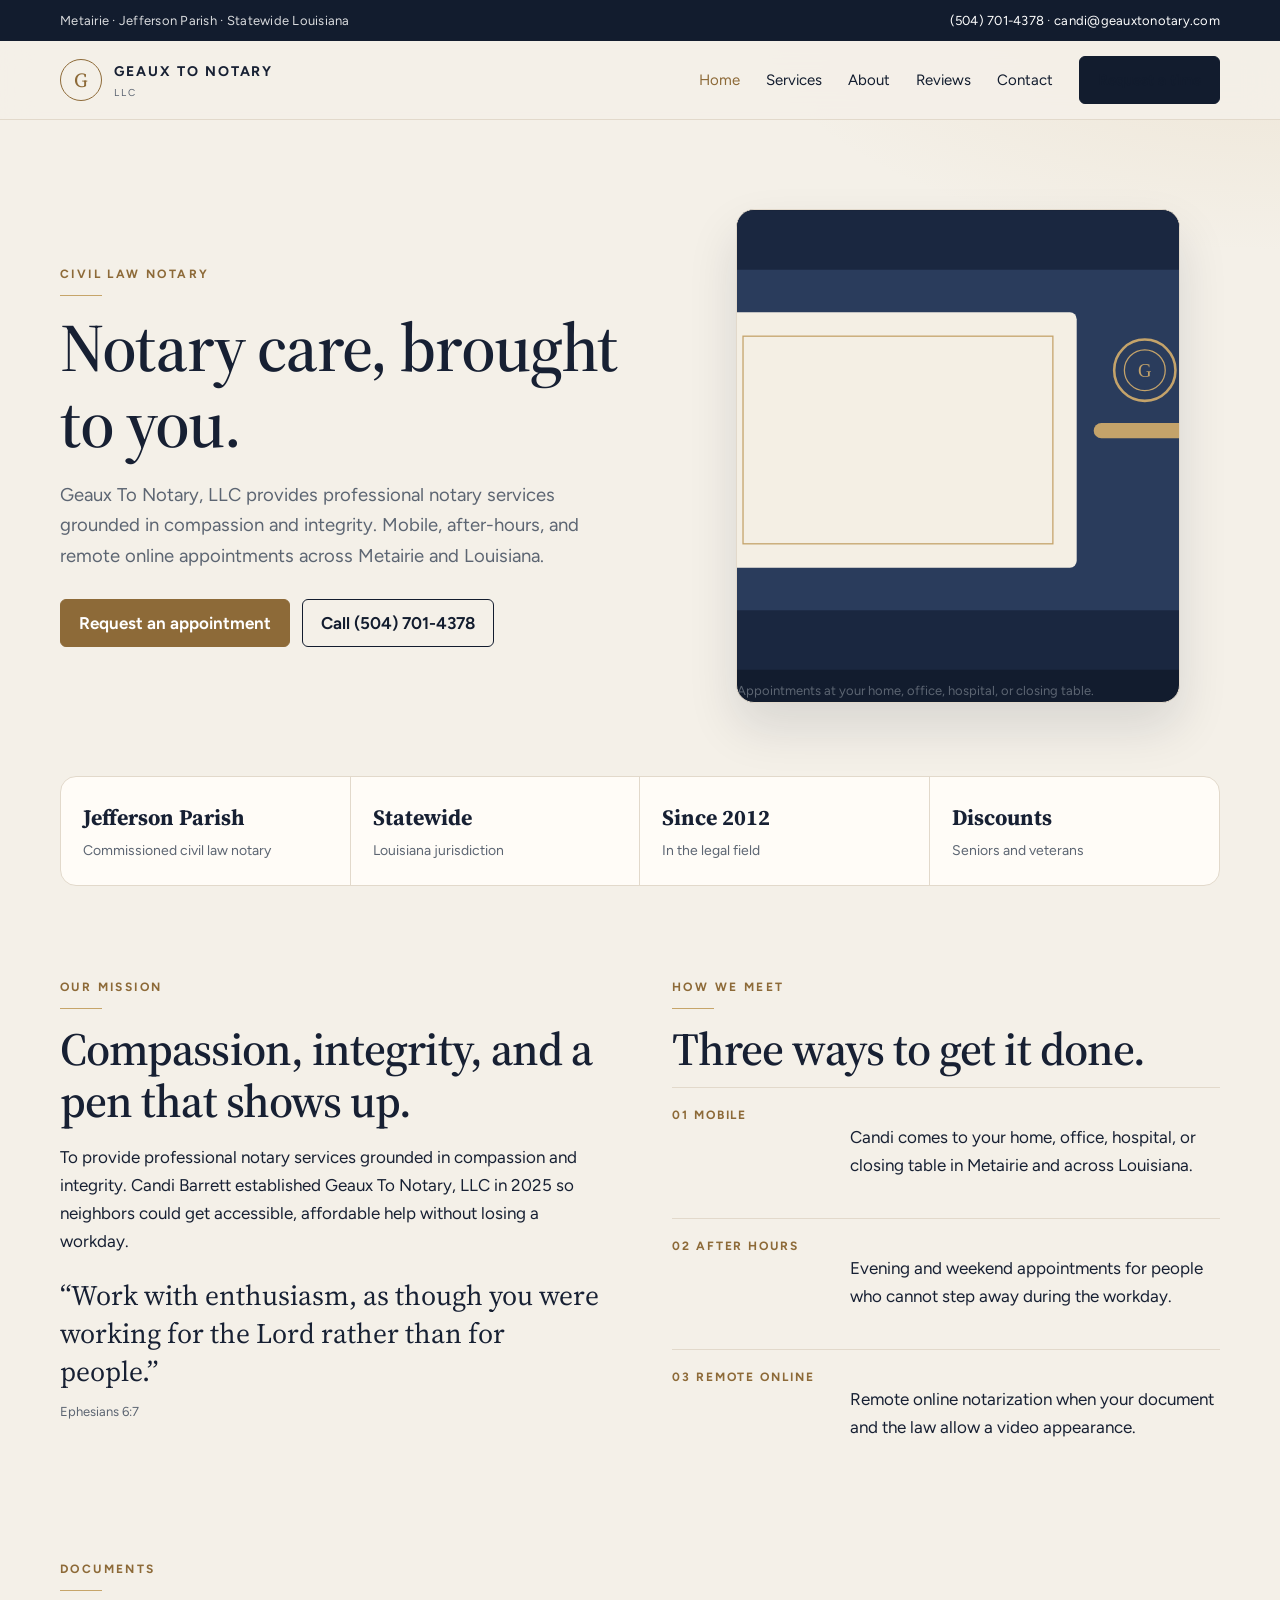
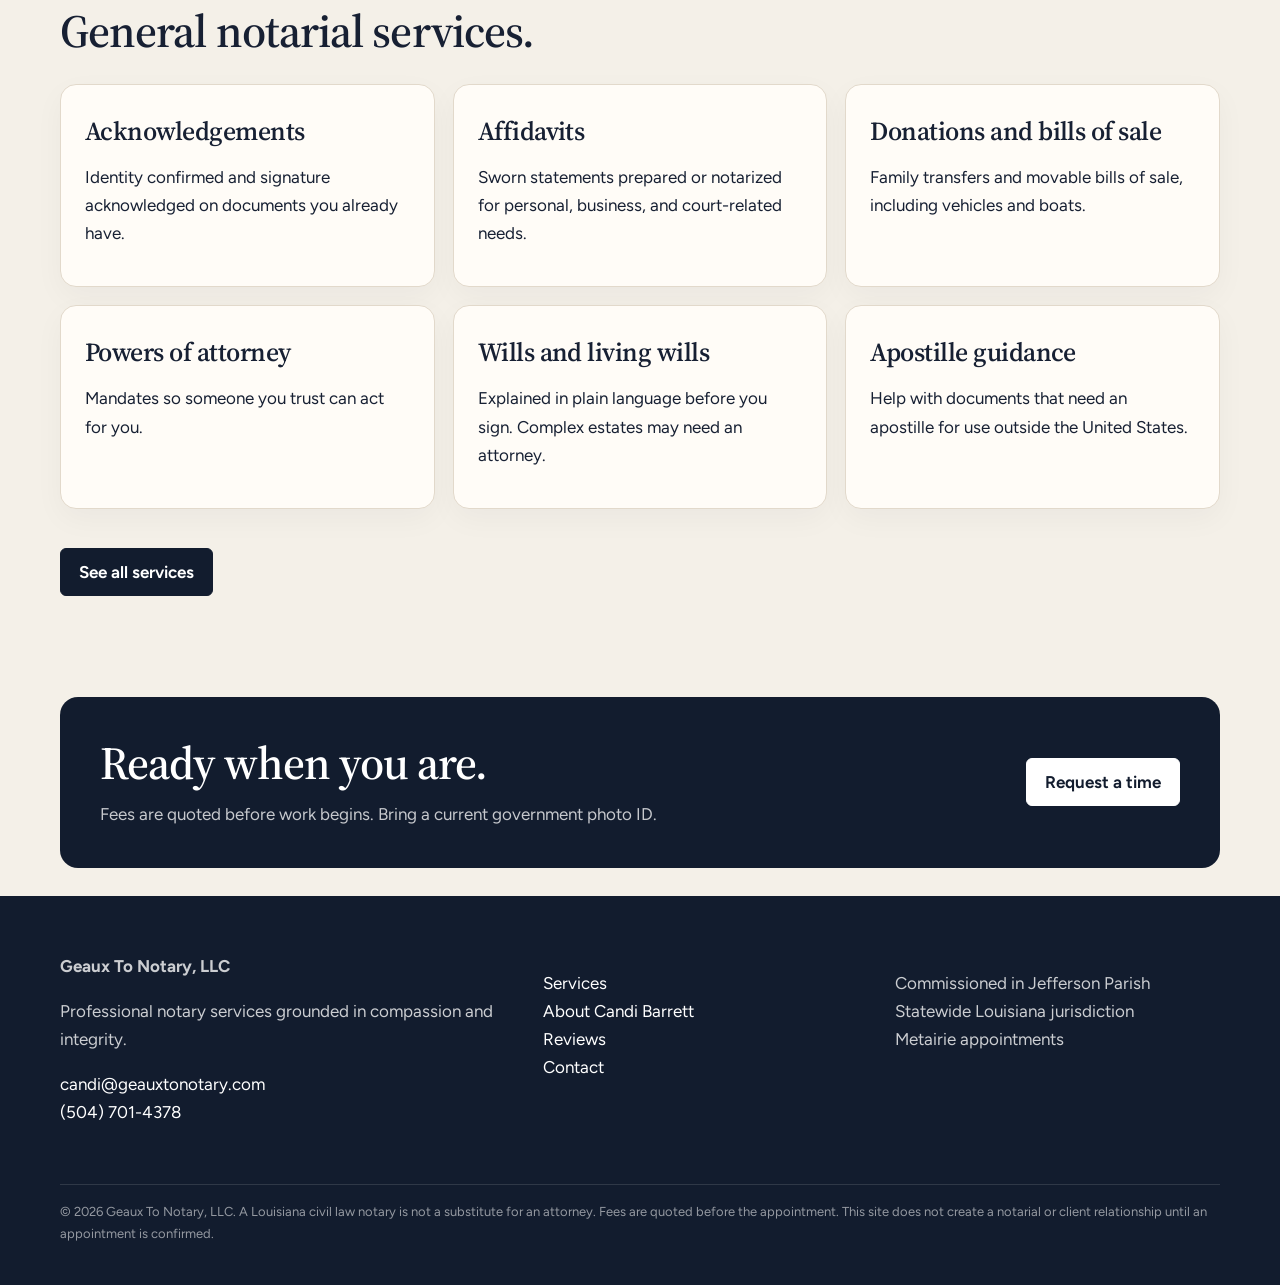
<file: index.html>
<!DOCTYPE html>
<html lang="en">
<head>
  <meta charset="utf-8">
  <meta name="viewport" content="width=device-width, initial-scale=1">
  <title>Geaux To Notary, LLC | Metairie Notary</title>
  <meta name="description" content="Geaux To Notary, LLC provides mobile, after-hours, and remote online notary services in Metairie and across Louisiana. Candi Barrett, Jefferson Parish civil law notary.">
  <link rel="icon" href="favicon.svg">
  <link rel="preconnect" href="https://fonts.googleapis.com">
  <link rel="preconnect" href="https://fonts.gstatic.com" crossorigin>
  <link href="https://fonts.googleapis.com/css2?family=Figtree:wght@400;600;700&family=Source+Serif+4:opsz,wght@8..60,500;8..60,600&display=swap" rel="stylesheet">
  <link rel="stylesheet" href="css/styles.css">
</head>
<body>
  <a class="skip" href="#main">Skip to content</a>
  <div class="util">
    <div class="util-inner">
      <span>Metairie · Jefferson Parish · Statewide Louisiana</span>
      <span><a href="tel:5047014378">(504) 701-4378</a> · <a href="mailto:candi@geauxtonotary.com">candi@geauxtonotary.com</a></span>
    </div>
  </div>
  <header class="nav">
    <div class="nav-inner">
      <a class="brand" href="index.html">
        <span class="mark" aria-hidden="true">G</span>
        <span><strong>Geaux To Notary</strong><small>LLC</small></span>
      </a>
      <button class="menu-btn" aria-label="Open menu" aria-expanded="false">Menu</button>
      <nav class="nav-links" aria-label="Primary">
        <a href="index.html" aria-current="page">Home</a>
        <a href="services.html">Services</a>
        <a href="about.html">About</a>
        <a href="reviews.html">Reviews</a>
        <a href="contact.html">Contact</a>
        <a class="btn" href="contact.html">Request a time</a>
      </nav>
    </div>
  </header>
  <main id="main">
    <div class="wrap hero">
      <div>
        <p class="kicker">Civil law notary</p>
        <h1>Notary care, brought to you.</h1>
        <p class="lede">Geaux To Notary, LLC provides professional notary services grounded in compassion and integrity. Mobile, after-hours, and remote online appointments across Metairie and Louisiana.</p>
        <div class="actions">
          <a class="btn gold" href="contact.html">Request an appointment</a>
          <a class="btn ghost" href="tel:5047014378">Call (504) 701-4378</a>
        </div>
      </div>
      <figure class="hero-photo">
        <img src="images/desk.svg" alt="Fountain pen, cream document, and brass seal on a desk">
        <figcaption class="caption">Appointments at your home, office, hospital, or closing table.</figcaption>
      </figure>
    </div>
    <div class="wrap">
      <div class="facts">
        <div><strong>Jefferson Parish</strong><span>Commissioned civil law notary</span></div>
        <div><strong>Statewide</strong><span>Louisiana jurisdiction</span></div>
        <div><strong>Since 2012</strong><span>In the legal field</span></div>
        <div><strong>Discounts</strong><span>Seniors and veterans</span></div>
      </div>
    </div>
    <section class="section">
      <div class="wrap split">
        <div>
          <p class="kicker">Our mission</p>
          <h2>Compassion, integrity, and a pen that shows up.</h2>
          <p>To provide professional notary services grounded in compassion and integrity. Candi Barrett established Geaux To Notary, LLC in 2025 so neighbors could get accessible, affordable help without losing a workday.</p>
          <p class="quote">“Work with enthusiasm, as though you were working for the Lord rather than for people.”</p>
          <p class="caption">Ephesians 6:7</p>
        </div>
        <div>
          <p class="kicker">How we meet</p>
          <h2>Three ways to get it done.</h2>
          <div class="list">
            <article><span class="num">01 Mobile</span><p>Candi comes to your home, office, hospital, or closing table in Metairie and across Louisiana.</p></article>
            <article><span class="num">02 After hours</span><p>Evening and weekend appointments for people who cannot step away during the workday.</p></article>
            <article><span class="num">03 Remote online</span><p>Remote online notarization when your document and the law allow a video appearance.</p></article>
          </div>
        </div>
      </div>
    </section>
    <section class="section" style="padding-top:0">
      <div class="wrap">
        <p class="kicker">Documents</p>
        <h2>General notarial services.</h2>
        <div class="cards">
          <article class="card"><h3>Acknowledgements</h3><p>Identity confirmed and signature acknowledged on documents you already have.</p></article>
          <article class="card"><h3>Affidavits</h3><p>Sworn statements prepared or notarized for personal, business, and court-related needs.</p></article>
          <article class="card"><h3>Donations and bills of sale</h3><p>Family transfers and movable bills of sale, including vehicles and boats.</p></article>
          <article class="card"><h3>Powers of attorney</h3><p>Mandates so someone you trust can act for you.</p></article>
          <article class="card"><h3>Wills and living wills</h3><p>Explained in plain language before you sign. Complex estates may need an attorney.</p></article>
          <article class="card"><h3>Apostille guidance</h3><p>Help with documents that need an apostille for use outside the United States.</p></article>
        </div>
        <p><a class="btn" href="services.html" style="margin-top:22px">See all services</a></p>
      </div>
    </section>
    <div class="wrap">
      <div class="band">
        <div>
          <h2>Ready when you are.</h2>
          <p>Fees are quoted before work begins. Bring a current government photo ID.</p>
        </div>
        <a class="btn" href="contact.html">Request a time</a>
      </div>
    </div>
  </main>
  <footer>
    <div class="foot">
      <div>
        <strong>Geaux To Notary, LLC</strong>
        <p>Professional notary services grounded in compassion and integrity.</p>
        <p><a href="mailto:candi@geauxtonotary.com">candi@geauxtonotary.com</a><br><a href="tel:5047014378">(504) 701-4378</a></p>
      </div>
      <div>
        <p><a href="services.html">Services</a><br><a href="about.html">About Candi Barrett</a><br><a href="reviews.html">Reviews</a><br><a href="contact.html">Contact</a></p>
      </div>
      <div>
        <p>Commissioned in Jefferson Parish<br>Statewide Louisiana jurisdiction<br>Metairie appointments</p>
      </div>
      <p class="legal">© 2026 Geaux To Notary, LLC. A Louisiana civil law notary is not a substitute for an attorney. Fees are quoted before the appointment. This site does not create a notarial or client relationship until an appointment is confirmed.</p>
    </div>
  </footer>
  <script src="js/main.js"></script>
</body>
</html>
</file>
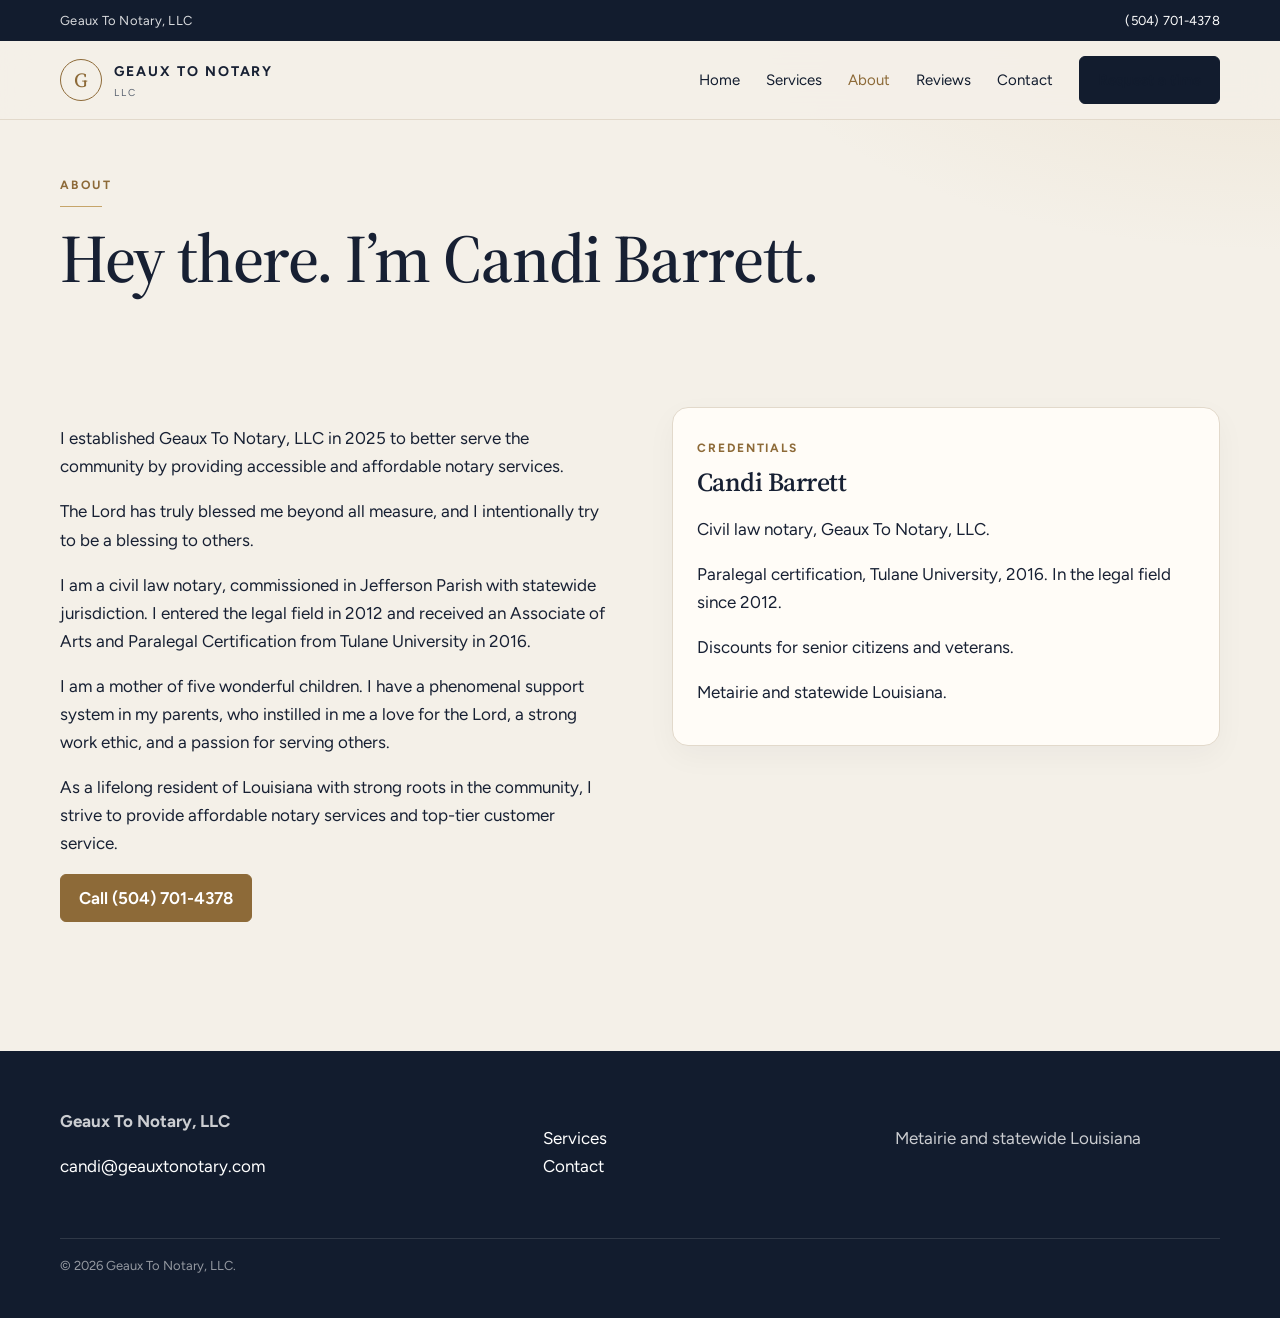
<file: about.html>
<!DOCTYPE html>
<html lang="en">
<head>
  <meta charset="utf-8">
  <meta name="viewport" content="width=device-width, initial-scale=1">
  <title>About Candi Barrett | Geaux To Notary, LLC</title>
  <meta name="description" content="Candi Barrett is a Jefferson Parish civil law notary and the founder of Geaux To Notary, LLC. Paralegal certification, Tulane University, 2016.">
  <link rel="icon" href="favicon.svg">
  <link href="https://fonts.googleapis.com/css2?family=Figtree:wght@400;600;700&family=Source+Serif+4:opsz,wght@8..60,500;8..60,600&display=swap" rel="stylesheet">
  <link rel="stylesheet" href="css/styles.css">
</head>
<body>
  <a class="skip" href="#main">Skip to content</a>
  <div class="util"><div class="util-inner"><span>Geaux To Notary, LLC</span><span><a href="tel:5047014378">(504) 701-4378</a></span></div></div>
  <header class="nav">
    <div class="nav-inner">
      <a class="brand" href="index.html"><span class="mark" aria-hidden="true">G</span><span><strong>Geaux To Notary</strong><small>LLC</small></span></a>
      <button class="menu-btn" aria-label="Open menu" aria-expanded="false">Menu</button>
      <nav class="nav-links" aria-label="Primary">
        <a href="index.html">Home</a>
        <a href="services.html">Services</a>
        <a href="about.html" aria-current="page">About</a>
        <a href="reviews.html">Reviews</a>
        <a href="contact.html">Contact</a>
        <a class="btn" href="contact.html">Request a time</a>
      </nav>
    </div>
  </header>
  <main id="main">
    <div class="wrap page-hero">
      <p class="kicker">About</p>
      <h1>Hey there. I’m Candi Barrett.</h1>
    </div>
    <section class="section">
      <div class="wrap split">
        <div>
          <p>I established Geaux To Notary, LLC in 2025 to better serve the community by providing accessible and affordable notary services.</p>
          <p>The Lord has truly blessed me beyond all measure, and I intentionally try to be a blessing to others.</p>
          <p>I am a civil law notary, commissioned in Jefferson Parish with statewide jurisdiction. I entered the legal field in 2012 and received an Associate of Arts and Paralegal Certification from Tulane University in 2016.</p>
          <p>I am a mother of five wonderful children. I have a phenomenal support system in my parents, who instilled in me a love for the Lord, a strong work ethic, and a passion for serving others.</p>
          <p>As a lifelong resident of Louisiana with strong roots in the community, I strive to provide affordable notary services and top-tier customer service.</p>
          <p><a class="btn gold" href="tel:5047014378">Call (504) 701-4378</a></p>
        </div>
        <aside class="card">
          <span>Credentials</span>
          <h3>Candi Barrett</h3>
          <p>Civil law notary, Geaux To Notary, LLC.</p>
          <p>Paralegal certification, Tulane University, 2016. In the legal field since 2012.</p>
          <p>Discounts for senior citizens and veterans.</p>
          <p>Metairie and statewide Louisiana.</p>
        </aside>
      </div>
    </section>
  </main>
  <footer>
    <div class="foot">
      <div><strong>Geaux To Notary, LLC</strong><p><a href="mailto:candi@geauxtonotary.com">candi@geauxtonotary.com</a></p></div>
      <div><p><a href="services.html">Services</a><br><a href="contact.html">Contact</a></p></div>
      <div><p>Metairie and statewide Louisiana</p></div>
      <p class="legal">© 2026 Geaux To Notary, LLC.</p>
    </div>
  </footer>
  <script src="js/main.js"></script>
</body>
</html>
</file>
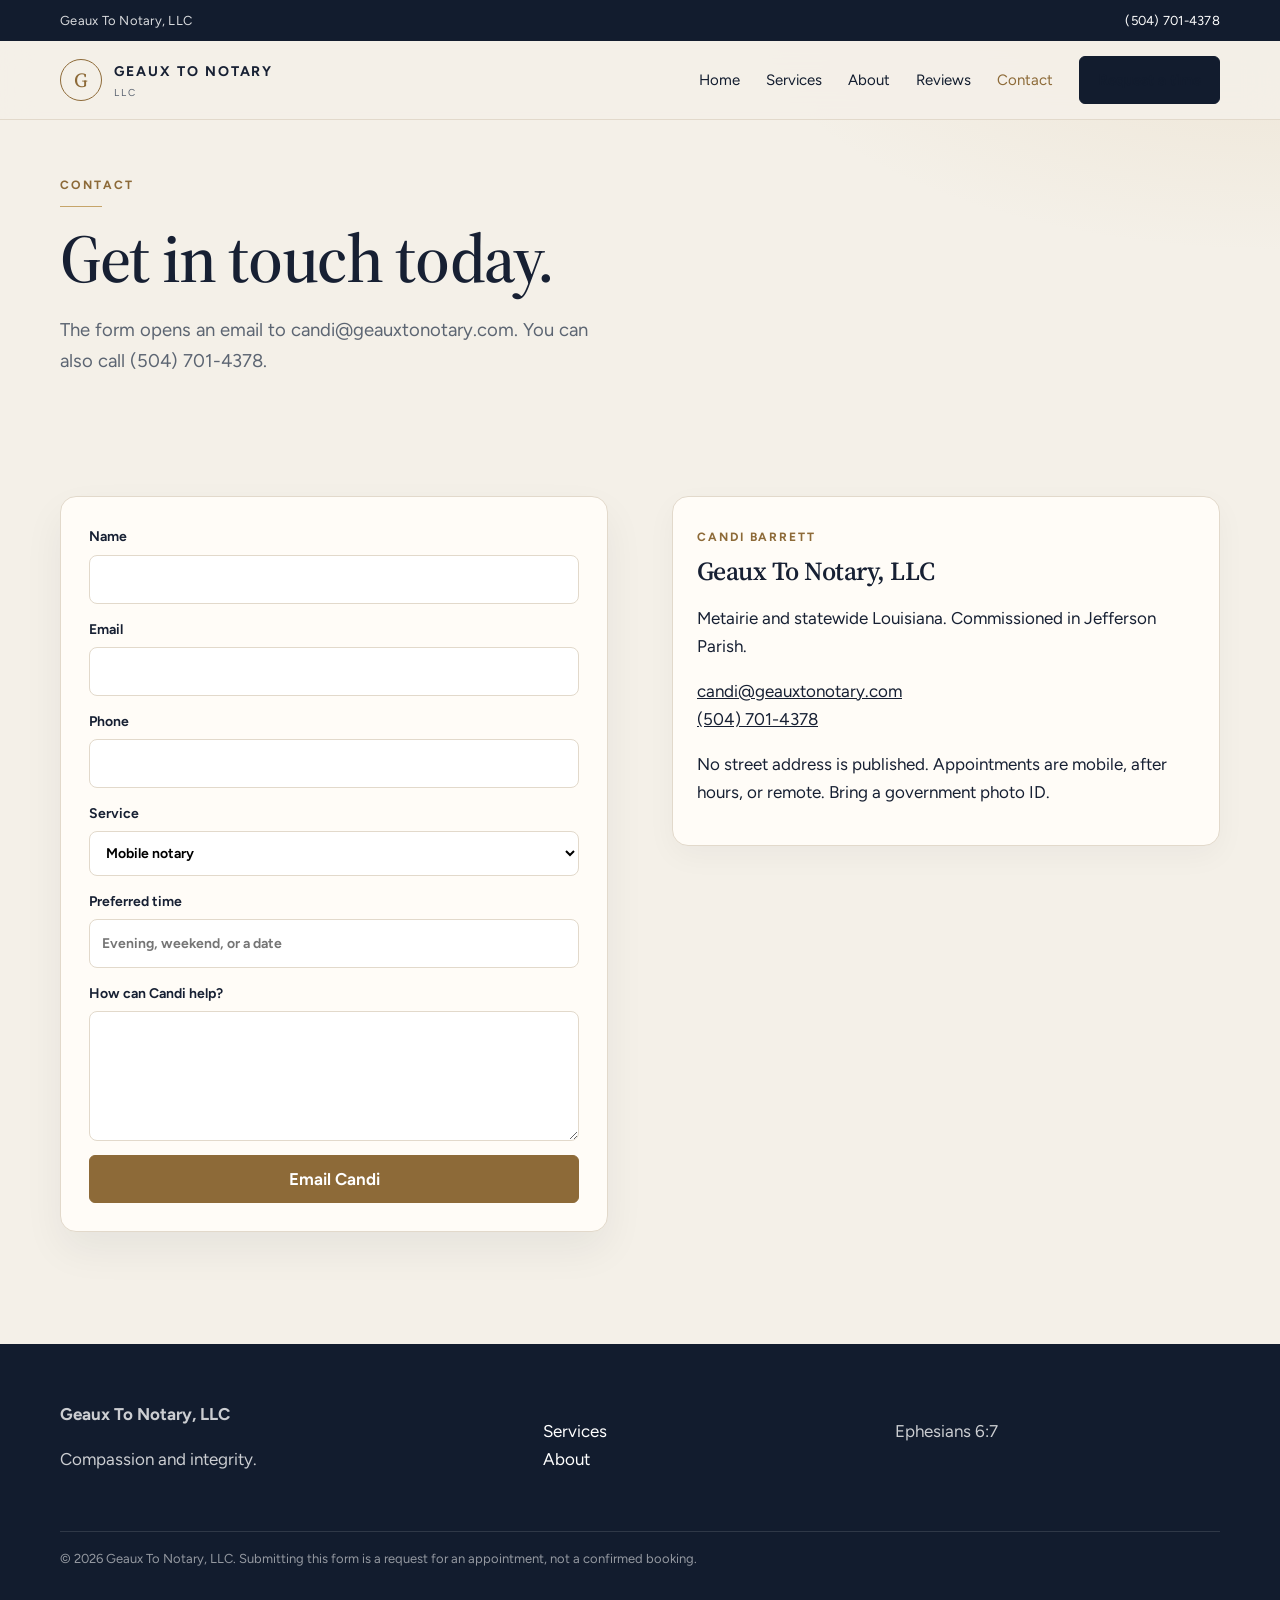
<file: contact.html>
<!DOCTYPE html>
<html lang="en">
<head>
  <meta charset="utf-8">
  <meta name="viewport" content="width=device-width, initial-scale=1">
  <title>Contact | Geaux To Notary, LLC</title>
  <meta name="description" content="Request a mobile, after-hours, or remote online notary appointment with Candi Barrett at Geaux To Notary, LLC.">
  <link rel="icon" href="favicon.svg">
  <link href="https://fonts.googleapis.com/css2?family=Figtree:wght@400;600;700&family=Source+Serif+4:opsz,wght@8..60,500;8..60,600&display=swap" rel="stylesheet">
  <link rel="stylesheet" href="css/styles.css">
</head>
<body>
  <a class="skip" href="#main">Skip to content</a>
  <div class="util"><div class="util-inner"><span>Geaux To Notary, LLC</span><span><a href="tel:5047014378">(504) 701-4378</a></span></div></div>
  <header class="nav">
    <div class="nav-inner">
      <a class="brand" href="index.html"><span class="mark" aria-hidden="true">G</span><span><strong>Geaux To Notary</strong><small>LLC</small></span></a>
      <button class="menu-btn" aria-label="Open menu" aria-expanded="false">Menu</button>
      <nav class="nav-links" aria-label="Primary">
        <a href="index.html">Home</a>
        <a href="services.html">Services</a>
        <a href="about.html">About</a>
        <a href="reviews.html">Reviews</a>
        <a href="contact.html" aria-current="page">Contact</a>
        <a class="btn" href="contact.html">Request a time</a>
      </nav>
    </div>
  </header>
  <main id="main">
    <div class="wrap page-hero">
      <p class="kicker">Contact</p>
      <h1>Get in touch today.</h1>
      <p class="lede">The form opens an email to candi@geauxtonotary.com. You can also call (504) 701-4378.</p>
    </div>
    <section class="section">
      <div class="wrap split">
        <div>
          <div data-form-status></div>
          <form data-mail>
            <label>Name<input name="name" required autocomplete="name"></label>
            <label>Email<input name="email" type="email" required autocomplete="email"></label>
            <label>Phone<input name="phone" type="tel" autocomplete="tel"></label>
            <label>Service
              <select name="service">
                <option>Mobile notary</option>
                <option>After-hours notary</option>
                <option>Remote online notary</option>
                <option>Affidavit</option>
                <option>Power of attorney</option>
                <option>Will or living will</option>
                <option>Donation or bill of sale</option>
                <option>Apostille</option>
                <option>Other</option>
              </select>
            </label>
            <label>Preferred time<input name="when" placeholder="Evening, weekend, or a date"></label>
            <label>How can Candi help?<textarea name="message" required></textarea></label>
            <label class="hp">Website<input name="company" tabindex="-1" autocomplete="off"></label>
            <button class="btn gold" type="submit">Email Candi</button>
          </form>
        </div>
        <aside class="card">
          <span>Candi Barrett</span>
          <h3>Geaux To Notary, LLC</h3>
          <p>Metairie and statewide Louisiana. Commissioned in Jefferson Parish.</p>
          <p><a href="mailto:candi@geauxtonotary.com">candi@geauxtonotary.com</a><br><a href="tel:5047014378">(504) 701-4378</a></p>
          <p>No street address is published. Appointments are mobile, after hours, or remote. Bring a government photo ID.</p>
        </aside>
      </div>
    </section>
  </main>
  <footer>
    <div class="foot">
      <div><strong>Geaux To Notary, LLC</strong><p>Compassion and integrity.</p></div>
      <div><p><a href="services.html">Services</a><br><a href="about.html">About</a></p></div>
      <div><p>Ephesians 6:7</p></div>
      <p class="legal">© 2026 Geaux To Notary, LLC. Submitting this form is a request for an appointment, not a confirmed booking.</p>
    </div>
  </footer>
  <script src="js/main.js"></script>
</body>
</html>
</file>
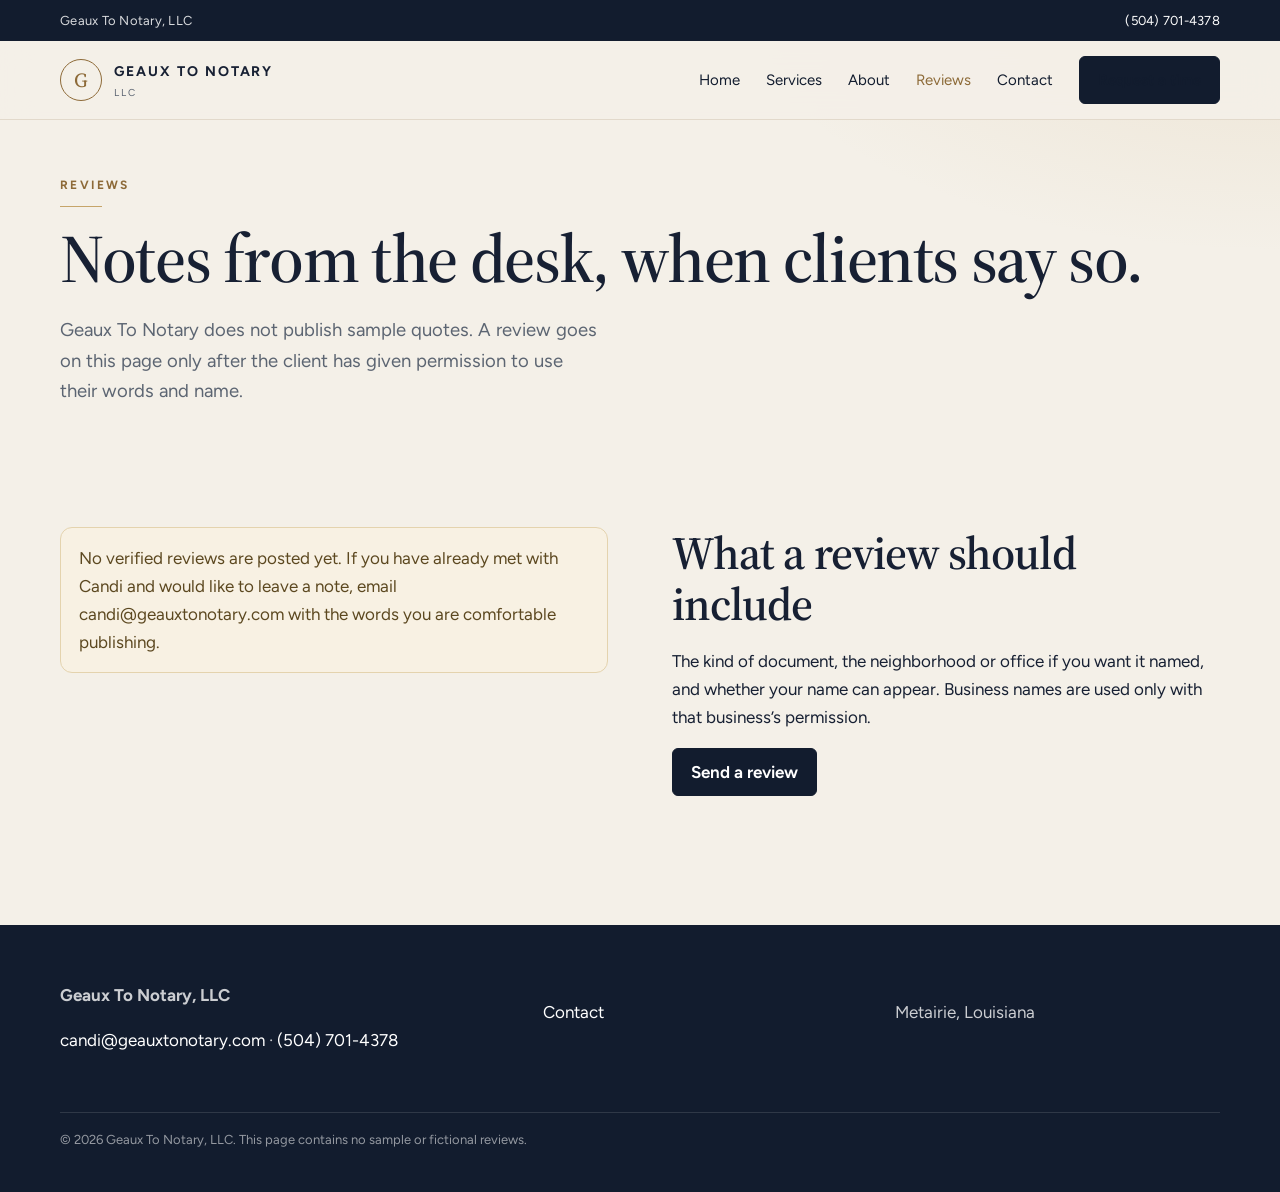
<file: reviews.html>
<!DOCTYPE html>
<html lang="en">
<head>
  <meta charset="utf-8">
  <meta name="viewport" content="width=device-width, initial-scale=1">
  <title>Reviews | Geaux To Notary, LLC</title>
  <meta name="description" content="How Geaux To Notary, LLC collects client reviews. Verified notes are published only with permission.">
  <link rel="icon" href="favicon.svg">
  <link href="https://fonts.googleapis.com/css2?family=Figtree:wght@400;600;700&family=Source+Serif+4:opsz,wght@8..60,500;8..60,600&display=swap" rel="stylesheet">
  <link rel="stylesheet" href="css/styles.css">
</head>
<body>
  <a class="skip" href="#main">Skip to content</a>
  <div class="util"><div class="util-inner"><span>Geaux To Notary, LLC</span><span><a href="tel:5047014378">(504) 701-4378</a></span></div></div>
  <header class="nav">
    <div class="nav-inner">
      <a class="brand" href="index.html"><span class="mark" aria-hidden="true">G</span><span><strong>Geaux To Notary</strong><small>LLC</small></span></a>
      <button class="menu-btn" aria-label="Open menu" aria-expanded="false">Menu</button>
      <nav class="nav-links" aria-label="Primary">
        <a href="index.html">Home</a>
        <a href="services.html">Services</a>
        <a href="about.html">About</a>
        <a href="reviews.html" aria-current="page">Reviews</a>
        <a href="contact.html">Contact</a>
        <a class="btn" href="contact.html">Request a time</a>
      </nav>
    </div>
  </header>
  <main id="main">
    <div class="wrap page-hero">
      <p class="kicker">Reviews</p>
      <h1>Notes from the desk, when clients say so.</h1>
      <p class="lede">Geaux To Notary does not publish sample quotes. A review goes on this page only after the client has given permission to use their words and name.</p>
    </div>
    <section class="section">
      <div class="wrap split">
        <div class="note">No verified reviews are posted yet. If you have already met with Candi and would like to leave a note, email candi@geauxtonotary.com with the words you are comfortable publishing.</div>
        <div>
          <h2>What a review should include</h2>
          <p>The kind of document, the neighborhood or office if you want it named, and whether your name can appear. Business names are used only with that business’s permission.</p>
          <p><a class="btn" href="mailto:candi@geauxtonotary.com?subject=Review%20for%20Geaux%20To%20Notary">Send a review</a></p>
        </div>
      </div>
    </section>
  </main>
  <footer>
    <div class="foot">
      <div><strong>Geaux To Notary, LLC</strong><p><a href="mailto:candi@geauxtonotary.com">candi@geauxtonotary.com</a> · <a href="tel:5047014378">(504) 701-4378</a></p></div>
      <div><p><a href="contact.html">Contact</a></p></div>
      <div><p>Metairie, Louisiana</p></div>
      <p class="legal">© 2026 Geaux To Notary, LLC. This page contains no sample or fictional reviews.</p>
    </div>
  </footer>
  <script src="js/main.js"></script>
</body>
</html>
</file>
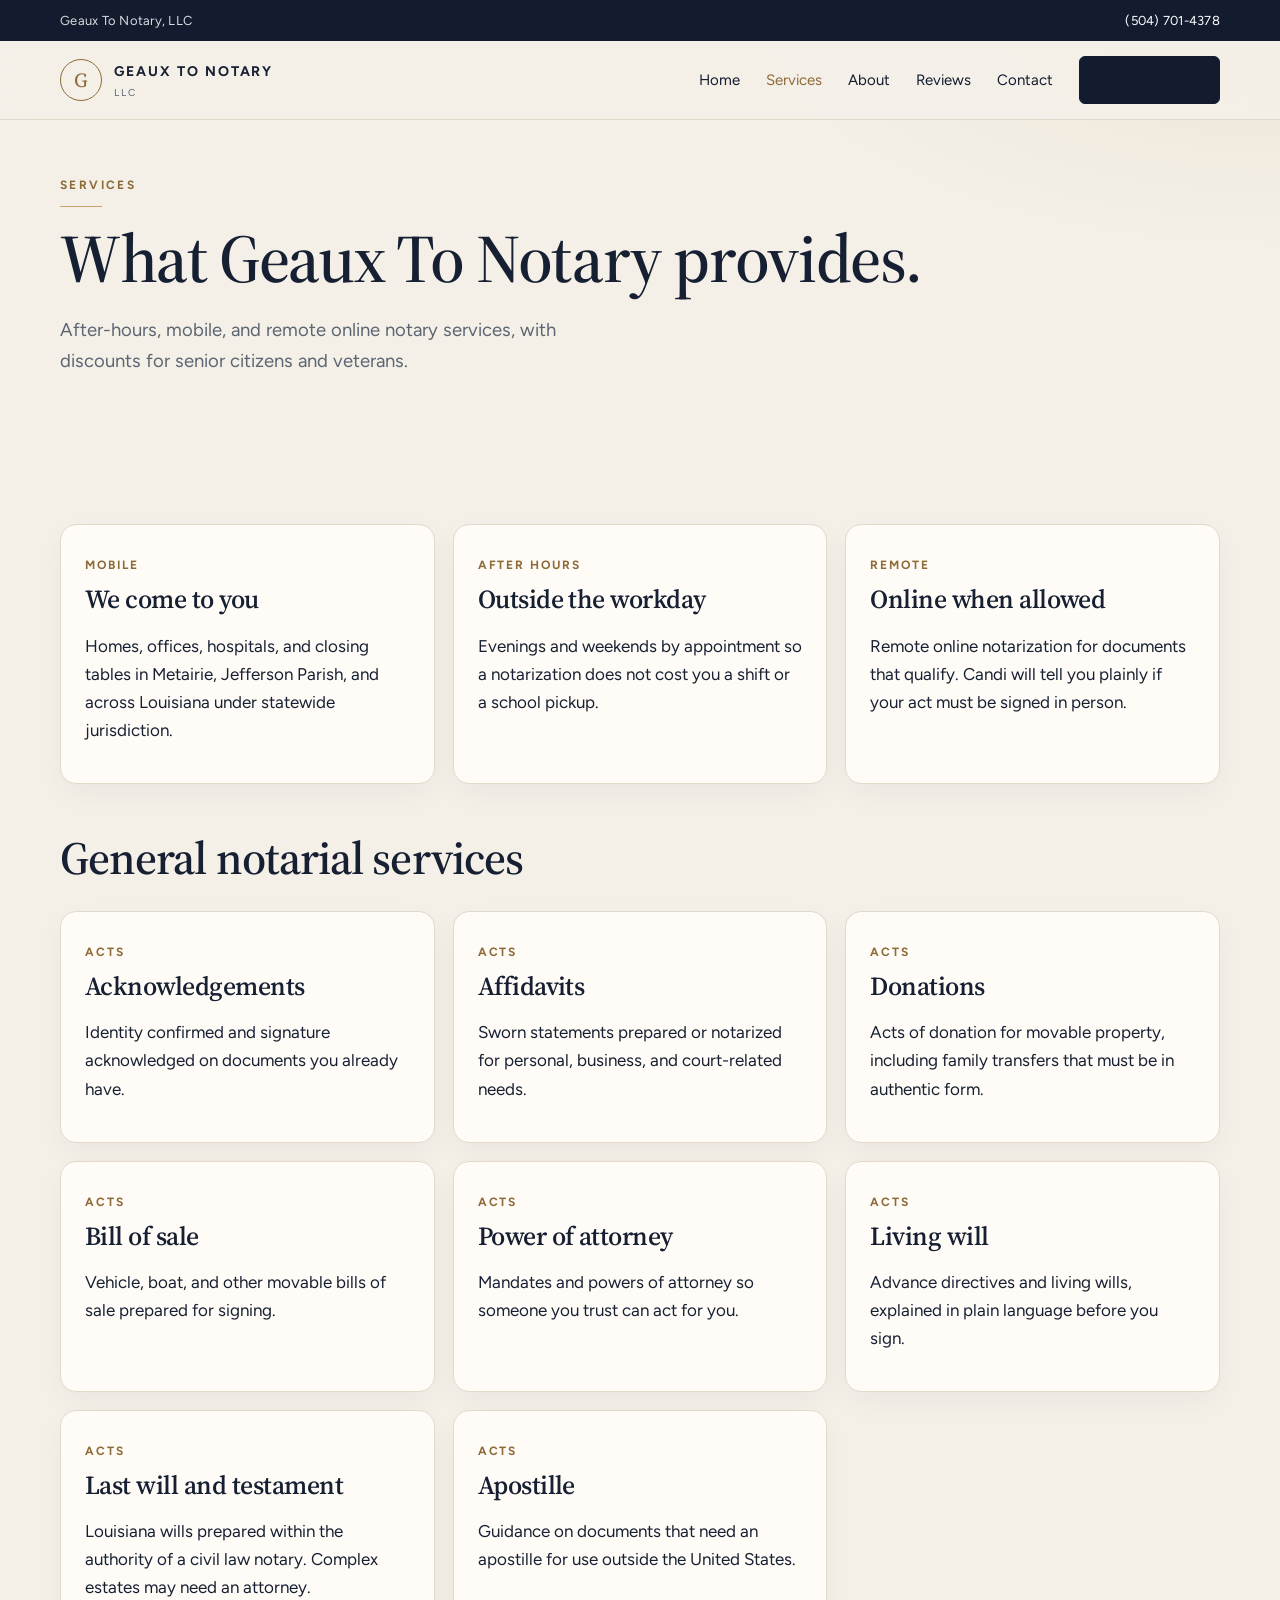
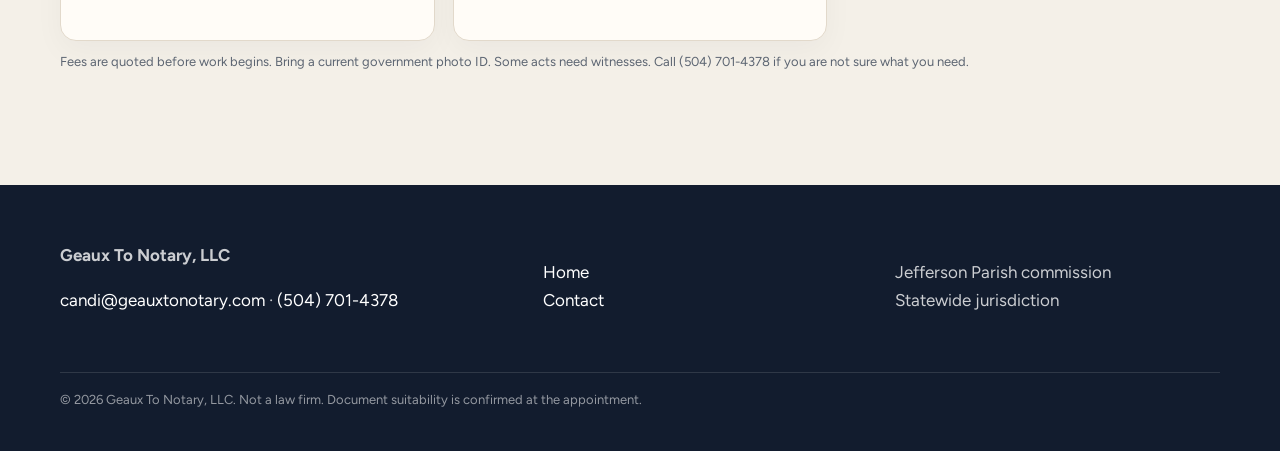
<file: services.html>
<!DOCTYPE html>
<html lang="en">
<head>
  <meta charset="utf-8">
  <meta name="viewport" content="width=device-width, initial-scale=1">
  <title>Services | Geaux To Notary, LLC</title>
  <meta name="description" content="Mobile, after-hours, and remote online notary services from Geaux To Notary, LLC, including affidavits, powers of attorney, wills, donations, and apostille guidance.">
  <link rel="icon" href="favicon.svg">
  <link href="https://fonts.googleapis.com/css2?family=Figtree:wght@400;600;700&family=Source+Serif+4:opsz,wght@8..60,500;8..60,600&display=swap" rel="stylesheet">
  <link rel="stylesheet" href="css/styles.css">
</head>
<body>
  <a class="skip" href="#main">Skip to content</a>
  <div class="util"><div class="util-inner"><span>Geaux To Notary, LLC</span><span><a href="tel:5047014378">(504) 701-4378</a></span></div></div>
  <header class="nav">
    <div class="nav-inner">
      <a class="brand" href="index.html"><span class="mark" aria-hidden="true">G</span><span><strong>Geaux To Notary</strong><small>LLC</small></span></a>
      <button class="menu-btn" aria-label="Open menu" aria-expanded="false">Menu</button>
      <nav class="nav-links" aria-label="Primary">
        <a href="index.html">Home</a>
        <a href="services.html" aria-current="page">Services</a>
        <a href="about.html">About</a>
        <a href="reviews.html">Reviews</a>
        <a href="contact.html">Contact</a>
        <a class="btn" href="contact.html">Request a time</a>
      </nav>
    </div>
  </header>
  <main id="main">
    <div class="wrap page-hero">
      <p class="kicker">Services</p>
      <h1>What Geaux To Notary provides.</h1>
      <p class="lede">After-hours, mobile, and remote online notary services, with discounts for senior citizens and veterans.</p>
    </div>
    <section class="section">
      <div class="wrap cards">
        <article class="card"><span>Mobile</span><h3>We come to you</h3><p>Homes, offices, hospitals, and closing tables in Metairie, Jefferson Parish, and across Louisiana under statewide jurisdiction.</p></article>
        <article class="card"><span>After hours</span><h3>Outside the workday</h3><p>Evenings and weekends by appointment so a notarization does not cost you a shift or a school pickup.</p></article>
        <article class="card"><span>Remote</span><h3>Online when allowed</h3><p>Remote online notarization for documents that qualify. Candi will tell you plainly if your act must be signed in person.</p></article>
      </div>
      <div class="wrap" style="margin-top:48px">
        <h2>General notarial services</h2>
        <div class="cards">
          <article class="card"><span>Acts</span><h3>Acknowledgements</h3><p>Identity confirmed and signature acknowledged on documents you already have.</p></article>
          <article class="card"><span>Acts</span><h3>Affidavits</h3><p>Sworn statements prepared or notarized for personal, business, and court-related needs.</p></article>
          <article class="card"><span>Acts</span><h3>Donations</h3><p>Acts of donation for movable property, including family transfers that must be in authentic form.</p></article>
          <article class="card"><span>Acts</span><h3>Bill of sale</h3><p>Vehicle, boat, and other movable bills of sale prepared for signing.</p></article>
          <article class="card"><span>Acts</span><h3>Power of attorney</h3><p>Mandates and powers of attorney so someone you trust can act for you.</p></article>
          <article class="card"><span>Acts</span><h3>Living will</h3><p>Advance directives and living wills, explained in plain language before you sign.</p></article>
          <article class="card"><span>Acts</span><h3>Last will and testament</h3><p>Louisiana wills prepared within the authority of a civil law notary. Complex estates may need an attorney.</p></article>
          <article class="card"><span>Acts</span><h3>Apostille</h3><p>Guidance on documents that need an apostille for use outside the United States.</p></article>
        </div>
        <p class="caption">Fees are quoted before work begins. Bring a current government photo ID. Some acts need witnesses. Call (504) 701-4378 if you are not sure what you need.</p>
      </div>
    </section>
  </main>
  <footer>
    <div class="foot">
      <div><strong>Geaux To Notary, LLC</strong><p><a href="mailto:candi@geauxtonotary.com">candi@geauxtonotary.com</a> · <a href="tel:5047014378">(504) 701-4378</a></p></div>
      <div><p><a href="index.html">Home</a><br><a href="contact.html">Contact</a></p></div>
      <div><p>Jefferson Parish commission<br>Statewide jurisdiction</p></div>
      <p class="legal">© 2026 Geaux To Notary, LLC. Not a law firm. Document suitability is confirmed at the appointment.</p>
    </div>
  </footer>
  <script src="js/main.js"></script>
</body>
</html>
</file>
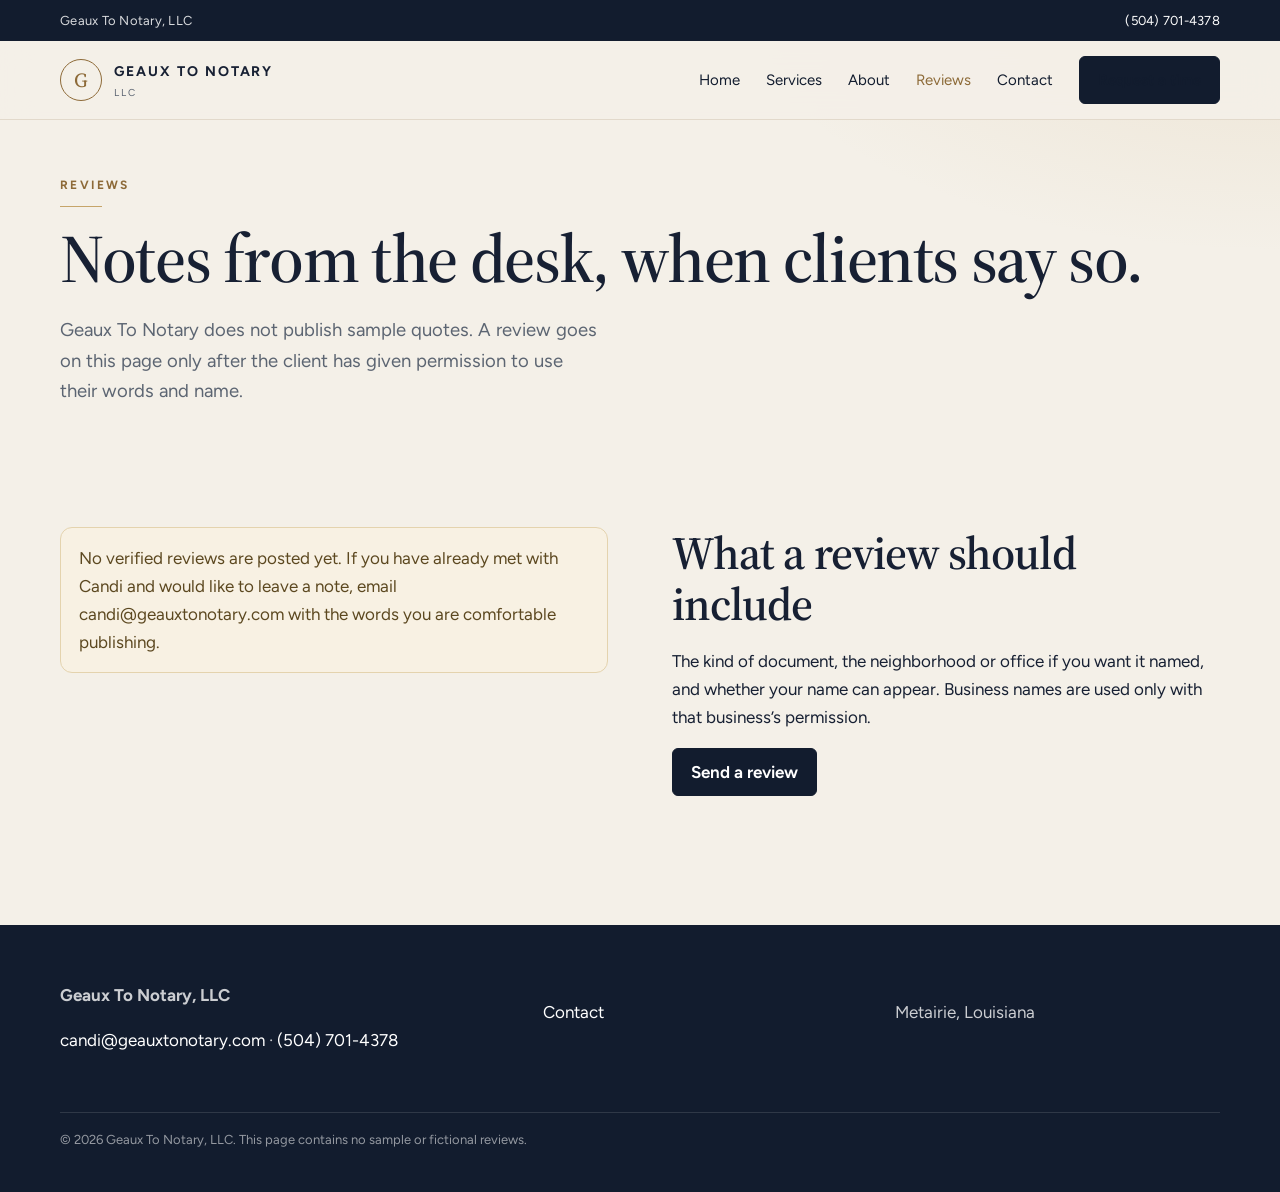
<file: testimonials.html>
<!DOCTYPE html>
<html lang="en">
<head>
  <meta charset="utf-8">
  <meta http-equiv="refresh" content="0; url=reviews.html">
  <link rel="canonical" href="reviews.html">
  <title>Reviews | Geaux To Notary, LLC</title>
</head>
<body>
  <p><a href="reviews.html">Reviews for Geaux To Notary, LLC</a></p>
</body>
</html>
</file>
<file: css/styles.css>
:root {
  --ink: #172033;
  --navy: #121c2e;
  --brass: #8d6a38;
  --brass-2: #c6a56a;
  --paper: #f4f0e8;
  --card: #fffcf7;
  --line: #e2d9cb;
  --muted: #5c6572;
  --serif: "Source Serif 4", Georgia, serif;
  --sans: "Figtree", "Segoe UI", sans-serif;
  --max: 1160px;
  --pad: clamp(20px, 4vw, 48px);
}
* { box-sizing: border-box; }
html { scroll-behavior: smooth; }
body {
  margin: 0;
  color: var(--ink);
  background: radial-gradient(900px 420px at 100% 0%, rgba(198,165,106,.16), transparent 60%), var(--paper);
  font-family: var(--sans);
  font-size: 17px;
  line-height: 1.65;
}
img { max-width: 100%; display: block; }
a { color: inherit; }
button, input, select, textarea { font: inherit; }
.skip { position: absolute; left: 12px; top: -48px; background: #fff; padding: 8px 12px; z-index: 80; }
.skip:focus { top: 12px; }
.util { background: var(--navy); color: rgba(255,255,255,.84); font-size: 13px; letter-spacing: .02em; }
.util-inner, .nav-inner, .wrap, .foot { width: min(var(--max), calc(100% - var(--pad) * 2)); margin: 0 auto; }
.util-inner { display: flex; justify-content: space-between; gap: 16px; padding: 10px 0; }
.util a { color: #fff; text-decoration: none; }
.util a:hover { color: var(--brass-2); }
.nav { position: sticky; top: 0; z-index: 30; background: rgba(244,240,232,.94); backdrop-filter: blur(16px); border-bottom: 1px solid var(--line); }
.nav-inner { display: flex; align-items: center; justify-content: space-between; min-height: 78px; gap: 20px; }
.brand { display: flex; align-items: center; gap: 12px; text-decoration: none; }
.mark { width: 42px; height: 42px; border: 1.5px solid var(--brass); border-radius: 50%; display: grid; place-items: center; color: var(--brass); font-family: var(--serif); font-size: 20px; }
.brand strong { display: block; font-size: 14px; letter-spacing: .14em; text-transform: uppercase; }
.brand small { display: block; color: var(--muted); letter-spacing: .18em; text-transform: uppercase; font-size: 10px; margin-top: 2px; }
.nav-links { display: flex; align-items: center; gap: 26px; }
.nav-links a { text-decoration: none; font-size: 15px; color: var(--navy); }
.nav-links a[aria-current="page"], .nav-links a:hover { color: var(--brass); }
.menu-btn { display: none; border: 1px solid var(--line); background: #fff; border-radius: 8px; padding: 8px 12px; }
.btn { display: inline-flex; align-items: center; justify-content: center; min-height: 48px; padding: 0 18px; border-radius: 6px; background: var(--navy); color: #fff; text-decoration: none; font-weight: 650; border: 1px solid var(--navy); }
.btn.gold { background: var(--brass); border-color: var(--brass); }
.btn.ghost { background: transparent; color: var(--navy); }
.btn:hover { transform: translateY(-1px); }
.btn:focus-visible, a:focus-visible, input:focus-visible, select:focus-visible, textarea:focus-visible { outline: 3px solid var(--brass-2); outline-offset: 2px; }
.hero { display: grid; grid-template-columns: 1.05fr .95fr; gap: 56px; align-items: center; padding: 72px 0 28px; }
.kicker { color: var(--brass); letter-spacing: .2em; text-transform: uppercase; font-size: 12px; font-weight: 700; margin: 0 0 14px; }
.kicker::after { content: ""; display: block; width: 42px; height: 1px; background: var(--brass-2); margin-top: 10px; }
h1, h2, h3 { font-family: var(--serif); font-weight: 560; line-height: 1.12; letter-spacing: -.02em; }
h1 { font-size: clamp(42px, 5.4vw, 68px); margin: 0 0 18px; }
h2 { font-size: clamp(32px, 4vw, 46px); margin: 0 0 12px; }
h3 { font-size: 26px; margin: 8px 0 10px; }
.lede { font-size: 18.5px; color: var(--muted); max-width: 540px; margin: 0 0 28px; }
.actions { display: flex; gap: 12px; flex-wrap: wrap; }
.hero-photo { border-radius: 18px; overflow: hidden; border: 1px solid var(--line); box-shadow: 0 24px 50px rgba(18,28,46,.12); background: var(--navy); }
.hero-photo img { width: 100%; height: 460px; object-fit: cover; }
.caption { font-size: 13px; color: var(--muted); margin: 10px 0 0; }
.facts { display: grid; grid-template-columns: repeat(4, 1fr); margin: 28px 0 8px; background: var(--card); border: 1px solid var(--line); border-radius: 16px; overflow: hidden; }
.facts div { padding: 22px; border-right: 1px solid var(--line); }
.facts div:last-child { border-right: 0; }
.facts strong { display: block; font-family: var(--serif); font-size: 22px; }
.facts span { color: var(--muted); font-size: 14px; }
.section { padding: 84px 0; }
.split { display: grid; grid-template-columns: 1fr 1fr; gap: 64px; align-items: start; }
.cards { display: grid; grid-template-columns: repeat(3, 1fr); gap: 18px; margin-top: 28px; }
.card { background: var(--card); border: 1px solid var(--line); border-radius: 16px; padding: 24px 24px 22px; box-shadow: 0 10px 30px rgba(18,28,46,.04); }
.card span, .num { color: var(--brass); font-size: 12px; letter-spacing: .16em; text-transform: uppercase; font-weight: 700; }
.quote { font-family: var(--serif); font-size: 28px; line-height: 1.35; margin: 22px 0 8px; }
.band { background: var(--navy); color: #fff; border-radius: 18px; padding: 40px; display: flex; justify-content: space-between; gap: 24px; align-items: center; }
.band p { color: rgba(255,255,255,.76); margin: 0; }
.band .btn { background: #fff; color: var(--navy); border-color: #fff; }
.page-hero { padding: 56px 0 8px; }
.list { display: grid; gap: 4px; margin-top: 12px; }
.list article { display: grid; grid-template-columns: 160px 1fr; gap: 18px; padding: 18px 0; border-top: 1px solid var(--line); }
.note { background: #f8f1e3; border: 1px solid #e4d3ae; color: #5c4820; border-radius: 12px; padding: 16px 18px; }
form { display: grid; gap: 14px; background: var(--card); border: 1px solid var(--line); border-radius: 16px; padding: 28px; box-shadow: 0 18px 40px rgba(18,28,46,.06); }
label { display: grid; gap: 6px; font-size: 14px; font-weight: 650; }
input, select, textarea { border: 1px solid var(--line); border-radius: 8px; padding: 12px; background: #fff; }
textarea { min-height: 130px; resize: vertical; }
.hp { position: absolute; left: -9999px; }
.success { background: #e7f4ec; color: #145c32; padding: 12px 14px; border-radius: 8px; }
footer { background: var(--navy); color: rgba(255,255,255,.78); padding: 56px 0 28px; margin-top: 28px; }
.foot { display: grid; grid-template-columns: 1.4fr 1fr 1fr; gap: 28px; }
footer a { color: #fff; text-decoration: none; }
footer a:hover { color: var(--brass-2); }
.legal { grid-column: 1 / -1; border-top: 1px solid rgba(255,255,255,.12); padding-top: 16px; font-size: 13px; color: rgba(255,255,255,.55); }
@media (max-width: 860px) {
  .menu-btn { display: block; }
  .nav-links { display: none; position: absolute; right: var(--pad); top: 78px; background: #fff; border: 1px solid var(--line); border-radius: 12px; padding: 14px; flex-direction: column; align-items: flex-start; min-width: 220px; }
  .nav-links.open { display: flex; }
  .hero, .split, .cards, .facts, .foot, .list article, .band { grid-template-columns: 1fr; display: grid; }
  .facts div { border-right: 0; border-bottom: 1px solid var(--line); }
  .hero-photo img { height: 260px; }
  .util-inner { flex-direction: column; gap: 4px; }
}
@media (prefers-reduced-motion: reduce) { html { scroll-behavior: auto; } .btn:hover { transform: none; } }
</file>
